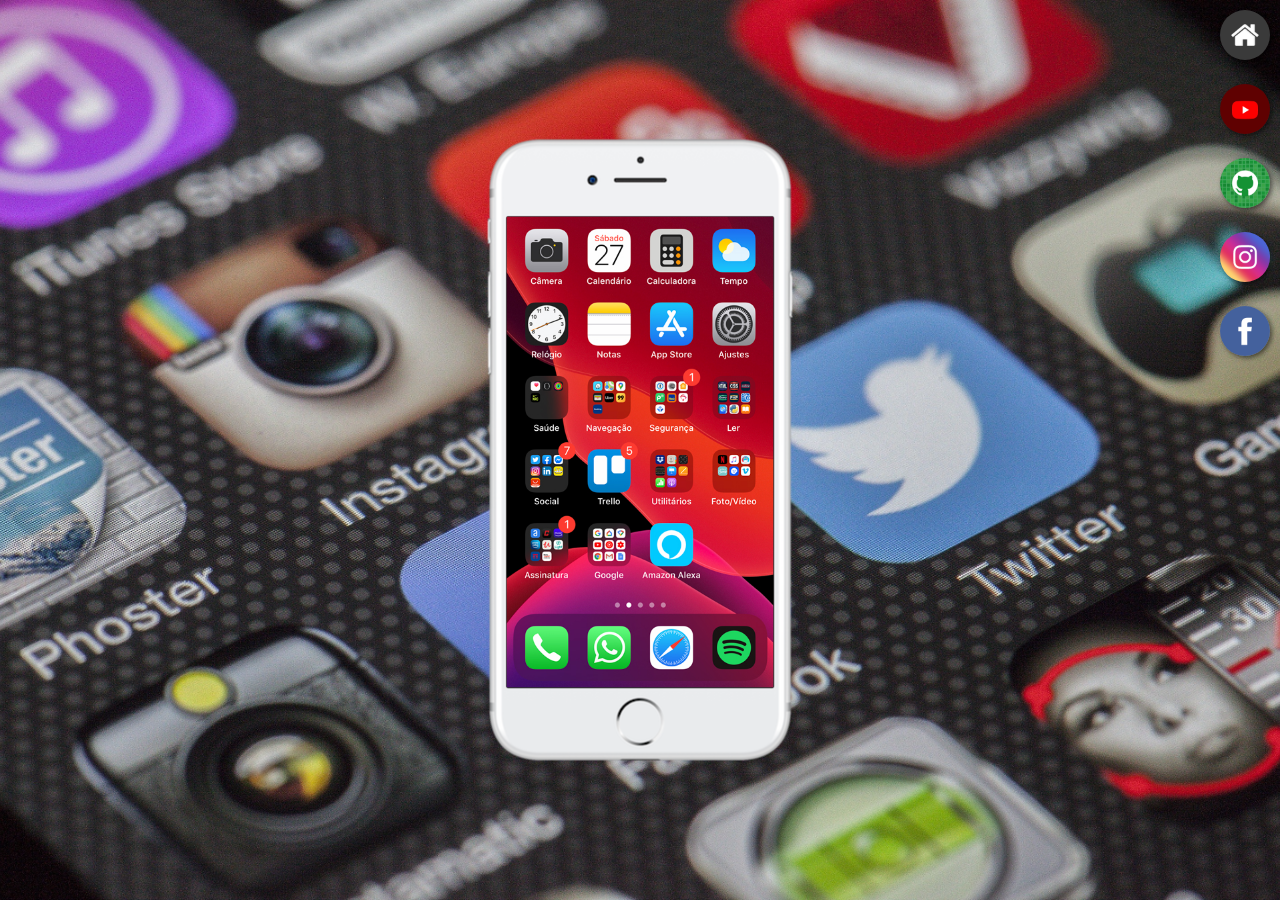
<file: index.html>
<!DOCTYPE html>
<html lang="pt-br">
<head>
    <meta charset="UTF-8">
    <meta http-equiv="X-UA-Compatible" content="IE=edge">
    <meta name="viewport" content="width=device-width, initial-scale=1.0">
    <title>Projeto Redes Sociais</title>
    <link rel="shortcut icon" href="imagens/favicon.ico" type="image/x-icon">
    <link rel="stylesheet" href="estilos/estilo.css">
</head>
<body>
    <main>
        <section id="telefone">
            <iframe src="home.html" name="tela" id="tela" frameborder="0">
                Seu navegador não é compatível com isso.
            </iframe>
        </section>
        <section id="redes-sociais">
            <!--Todo link será carregado dentro da imagem do celular, abaixo no target está o identificador NAME=TELA-->
            <a href="home.html" target="tela"><img src="imagens/logo-home.jpg" alt="Home"></a><br>
            <a href="youtube.html" target="tela"><img src="imagens/logo-youtube.jpg" alt="Youtube"></a><br>
            <a href="github.html" target="tela"><img src="imagens/logo-github.jpg" alt="Github"></a><br>
            <a href="instagram.html" target="tela"><img src="imagens/logo-instagram.jpg" alt="Instagram"></a><br>
            <!--
            <a href="#" target="tela"><img src="imagens/logo-twitter.jpg" alt="Twitter"></a><br>-->
            
            <a href="facebook.html" target="tela"><img src="imagens/logo-facebook.jpg" alt="Facebook"></a>
        </section>
    </main>
</body>
</html>
</file>
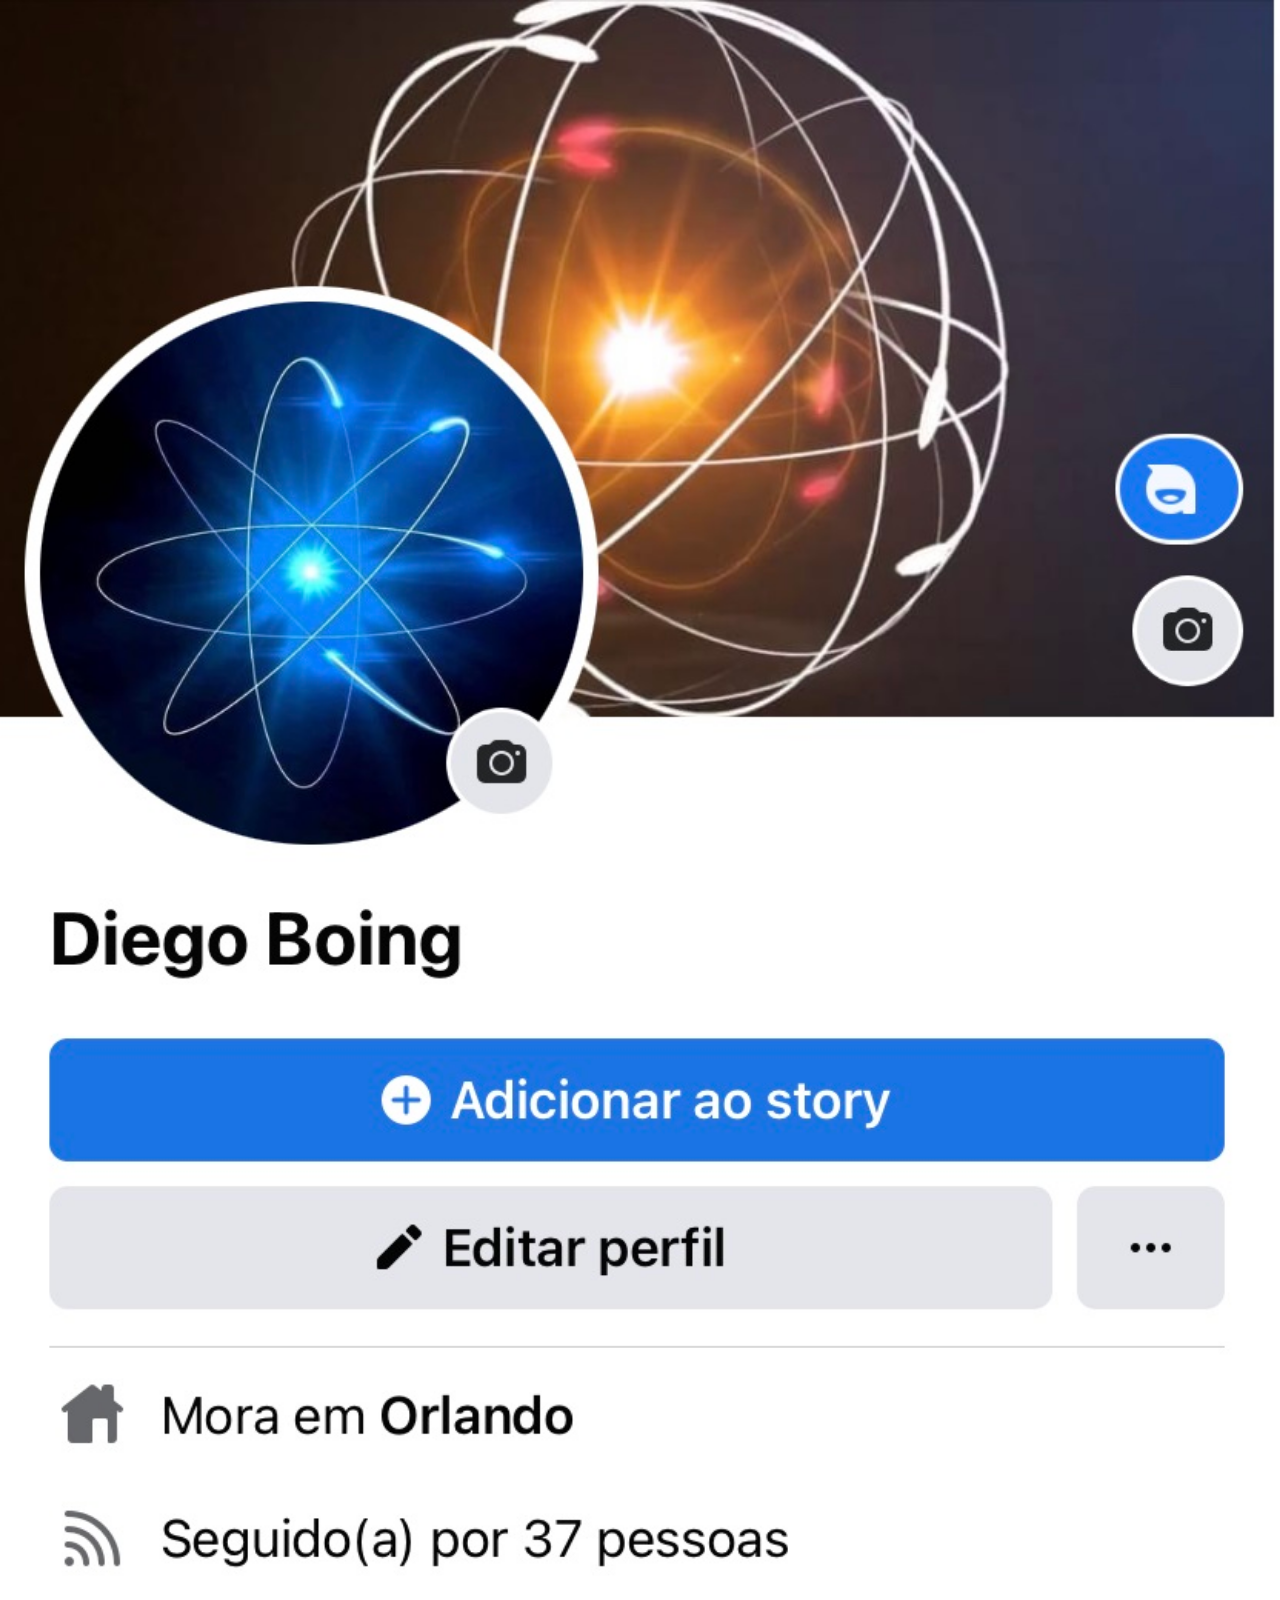
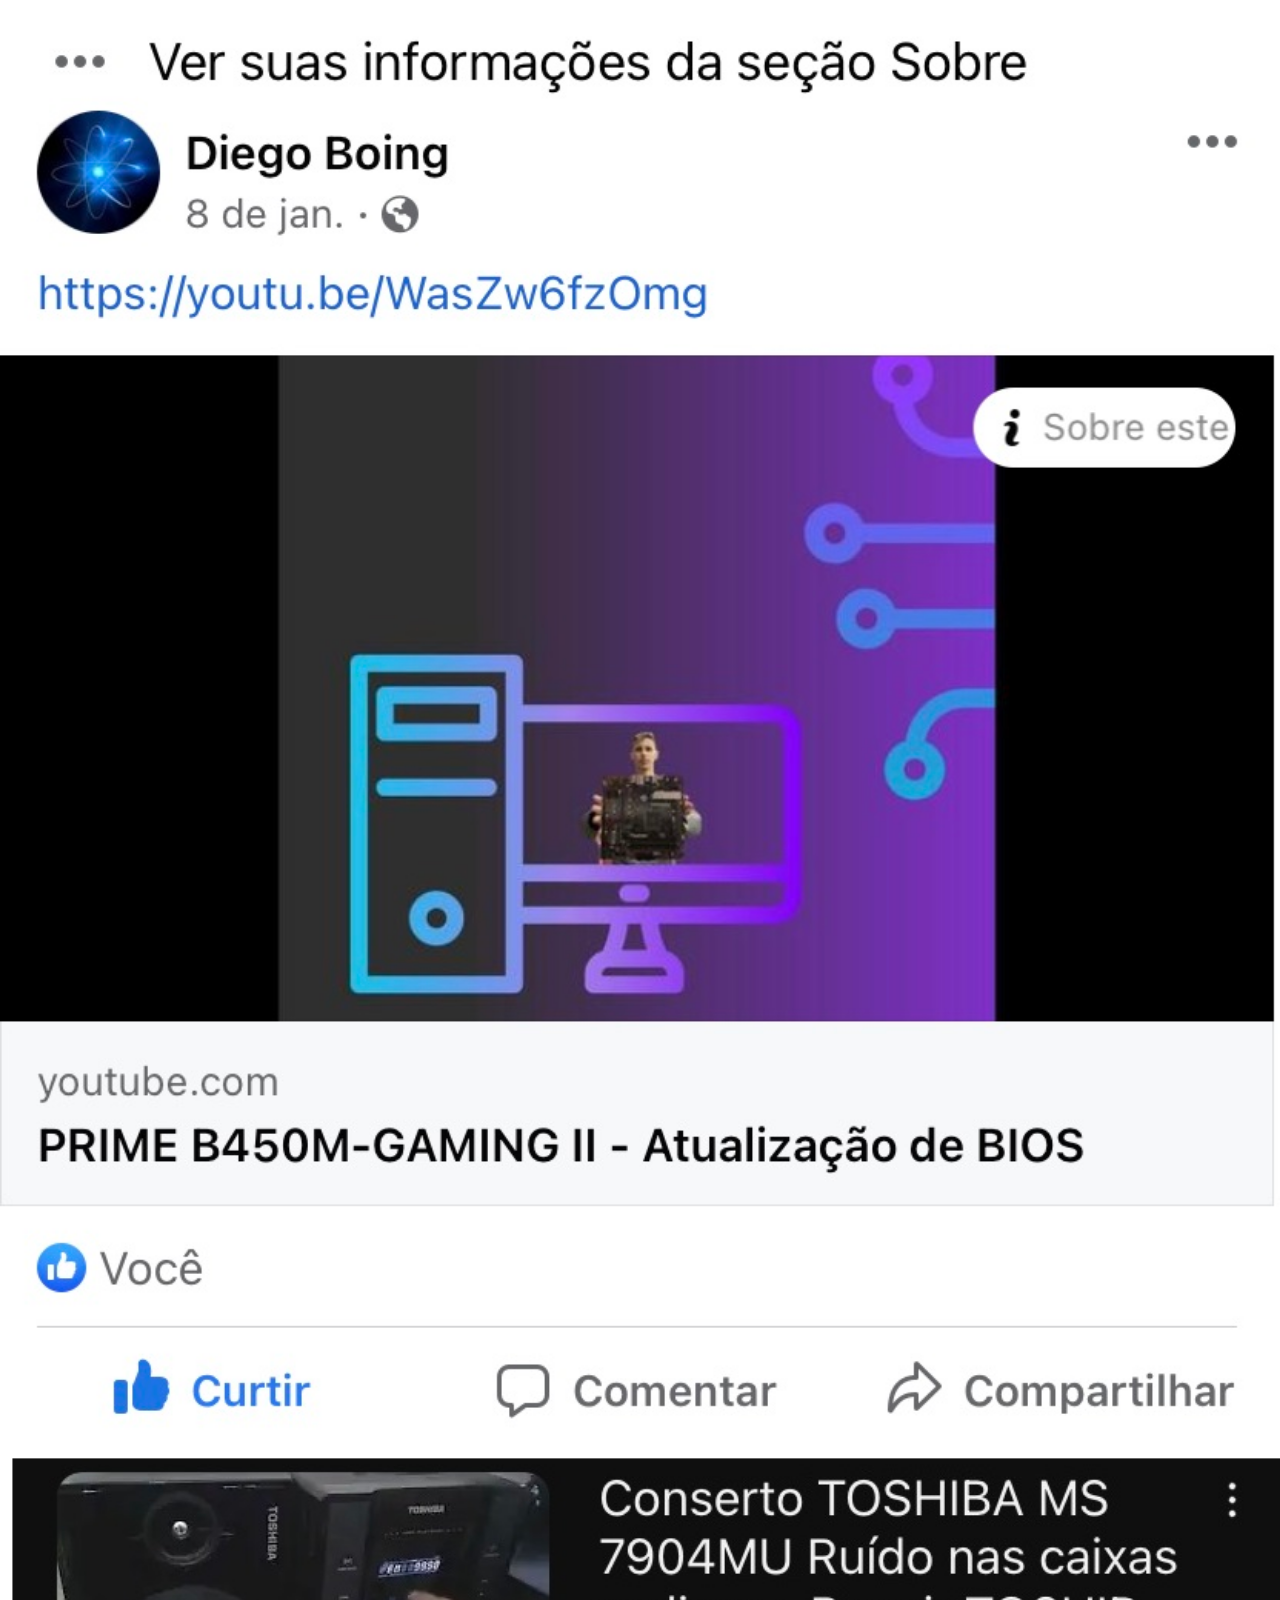
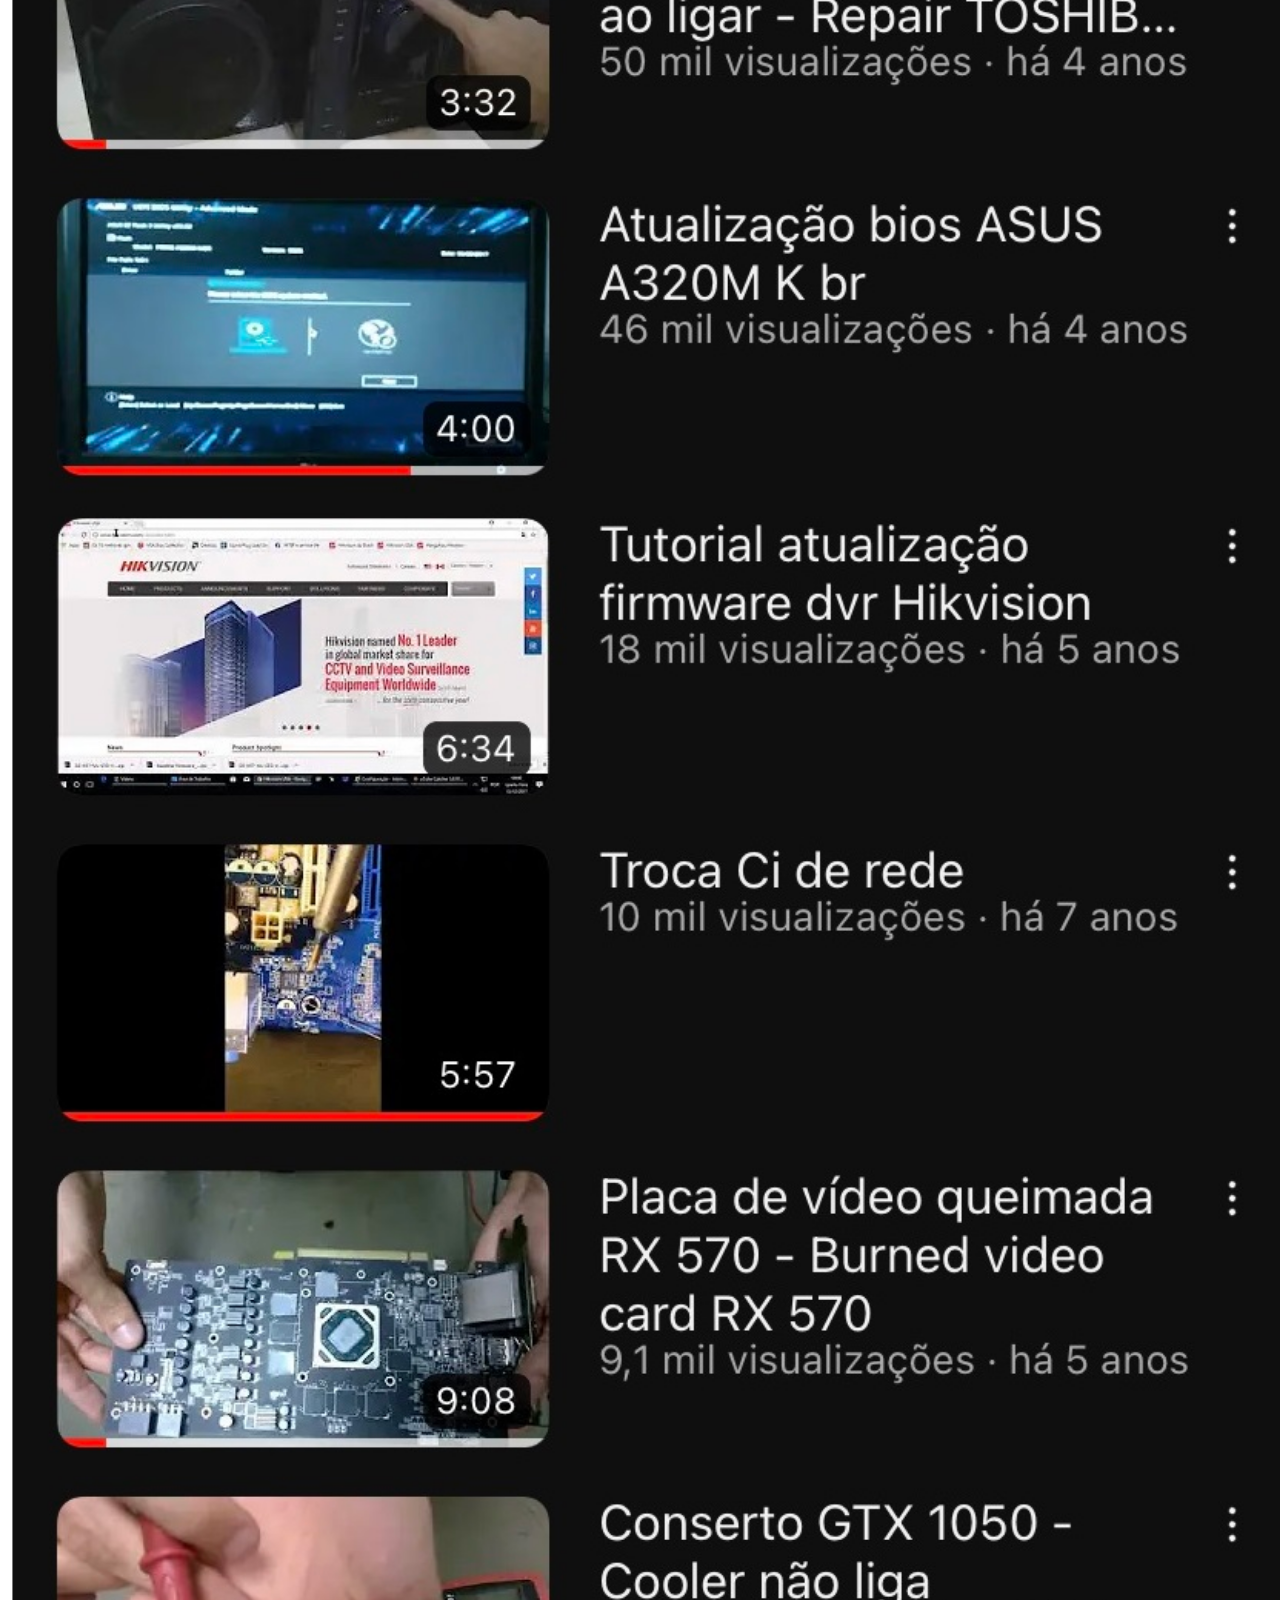
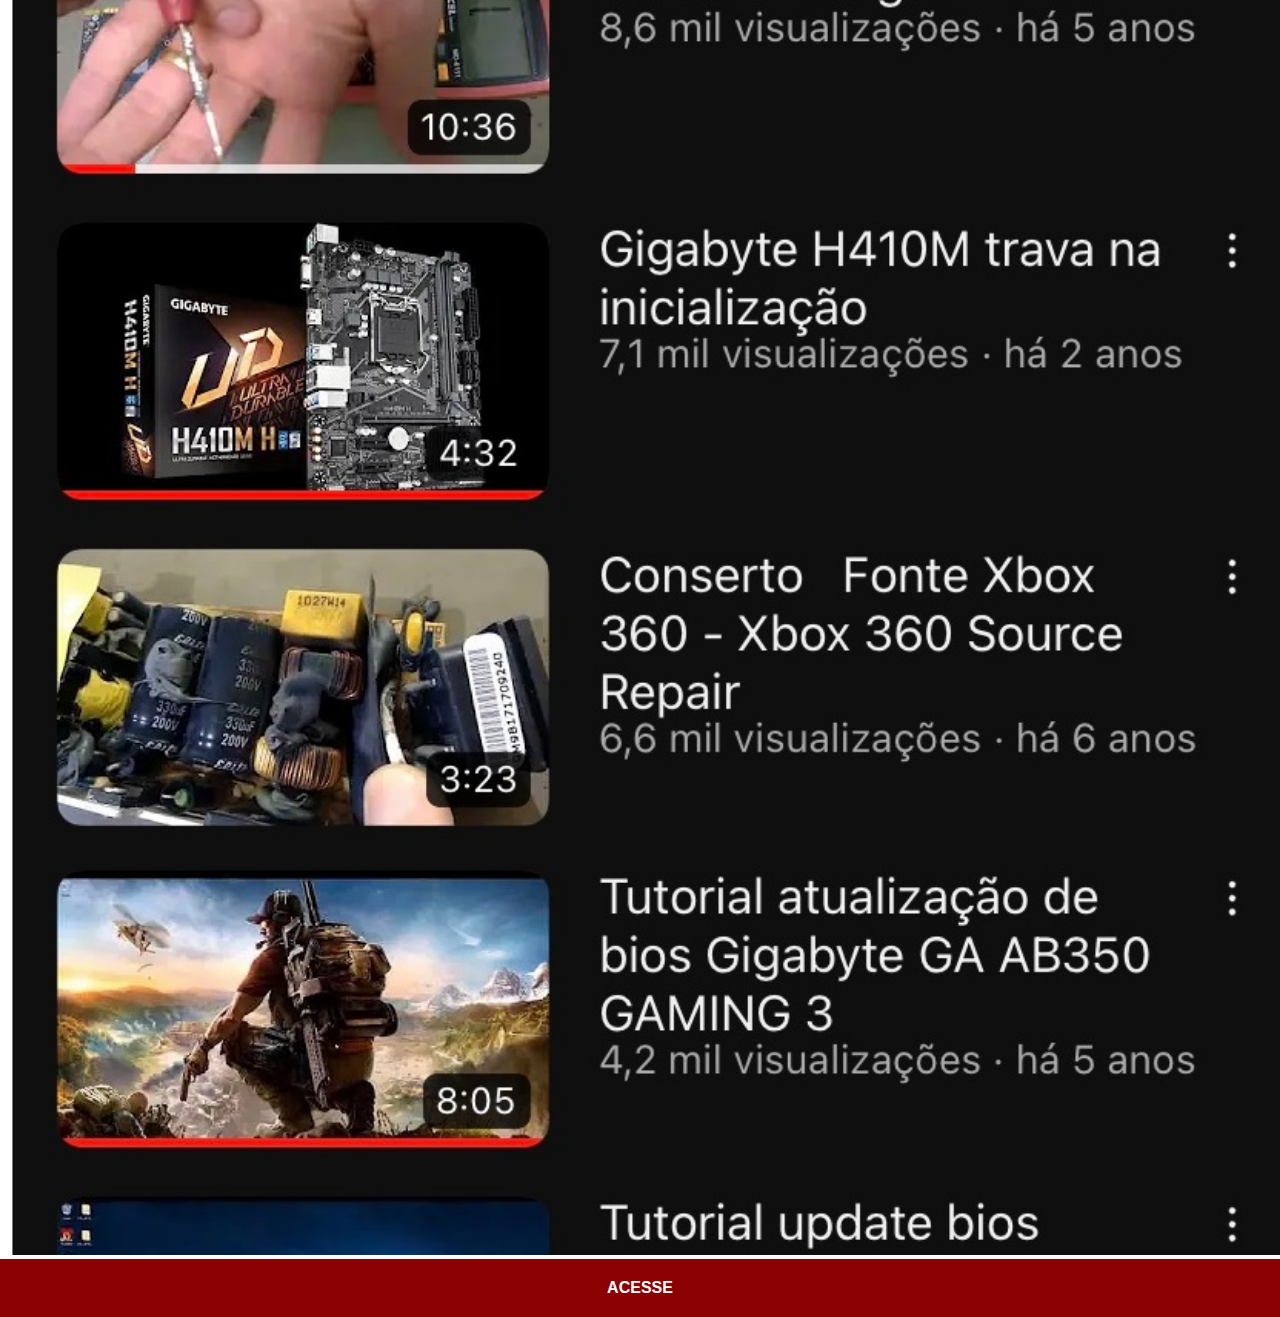
<file: facebook.html>
<!DOCTYPE html>
<html lang="pt-br">
<head>
    <meta charset="UTF-8">
    <meta http-equiv="X-UA-Compatible" content="IE=edge">
    <meta name="viewport" content="width=device-width, initial-scale=1.0">
    <title>Youtube</title>
    <link rel="stylesheet" href="estilos/social.css">
    
</head>
<body>
    <img src="imagens/face.jpg" alt="">
    <a href="https://www.facebook.com/profile.php?id=100010233668162&mibextid=LQQJ4d" target="_blank">ACESSE</a>
</body>
</html>
</file>
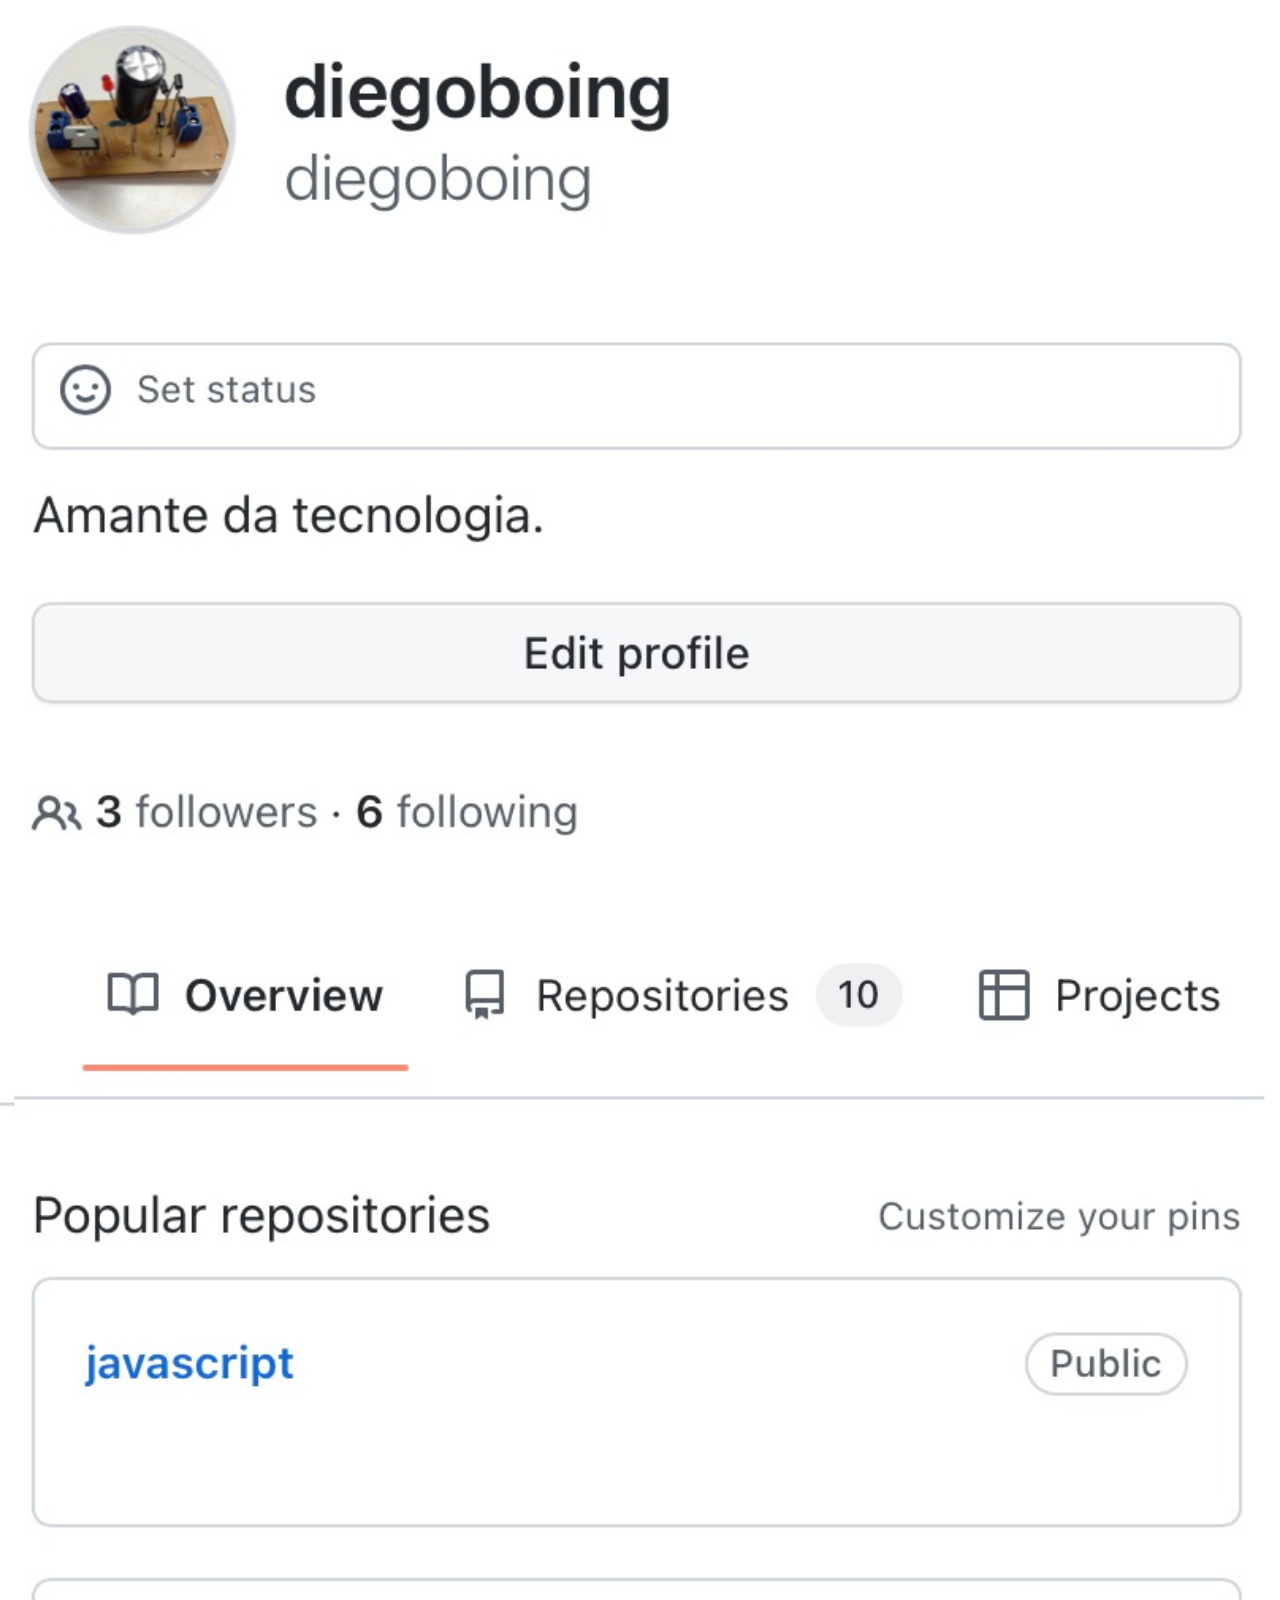
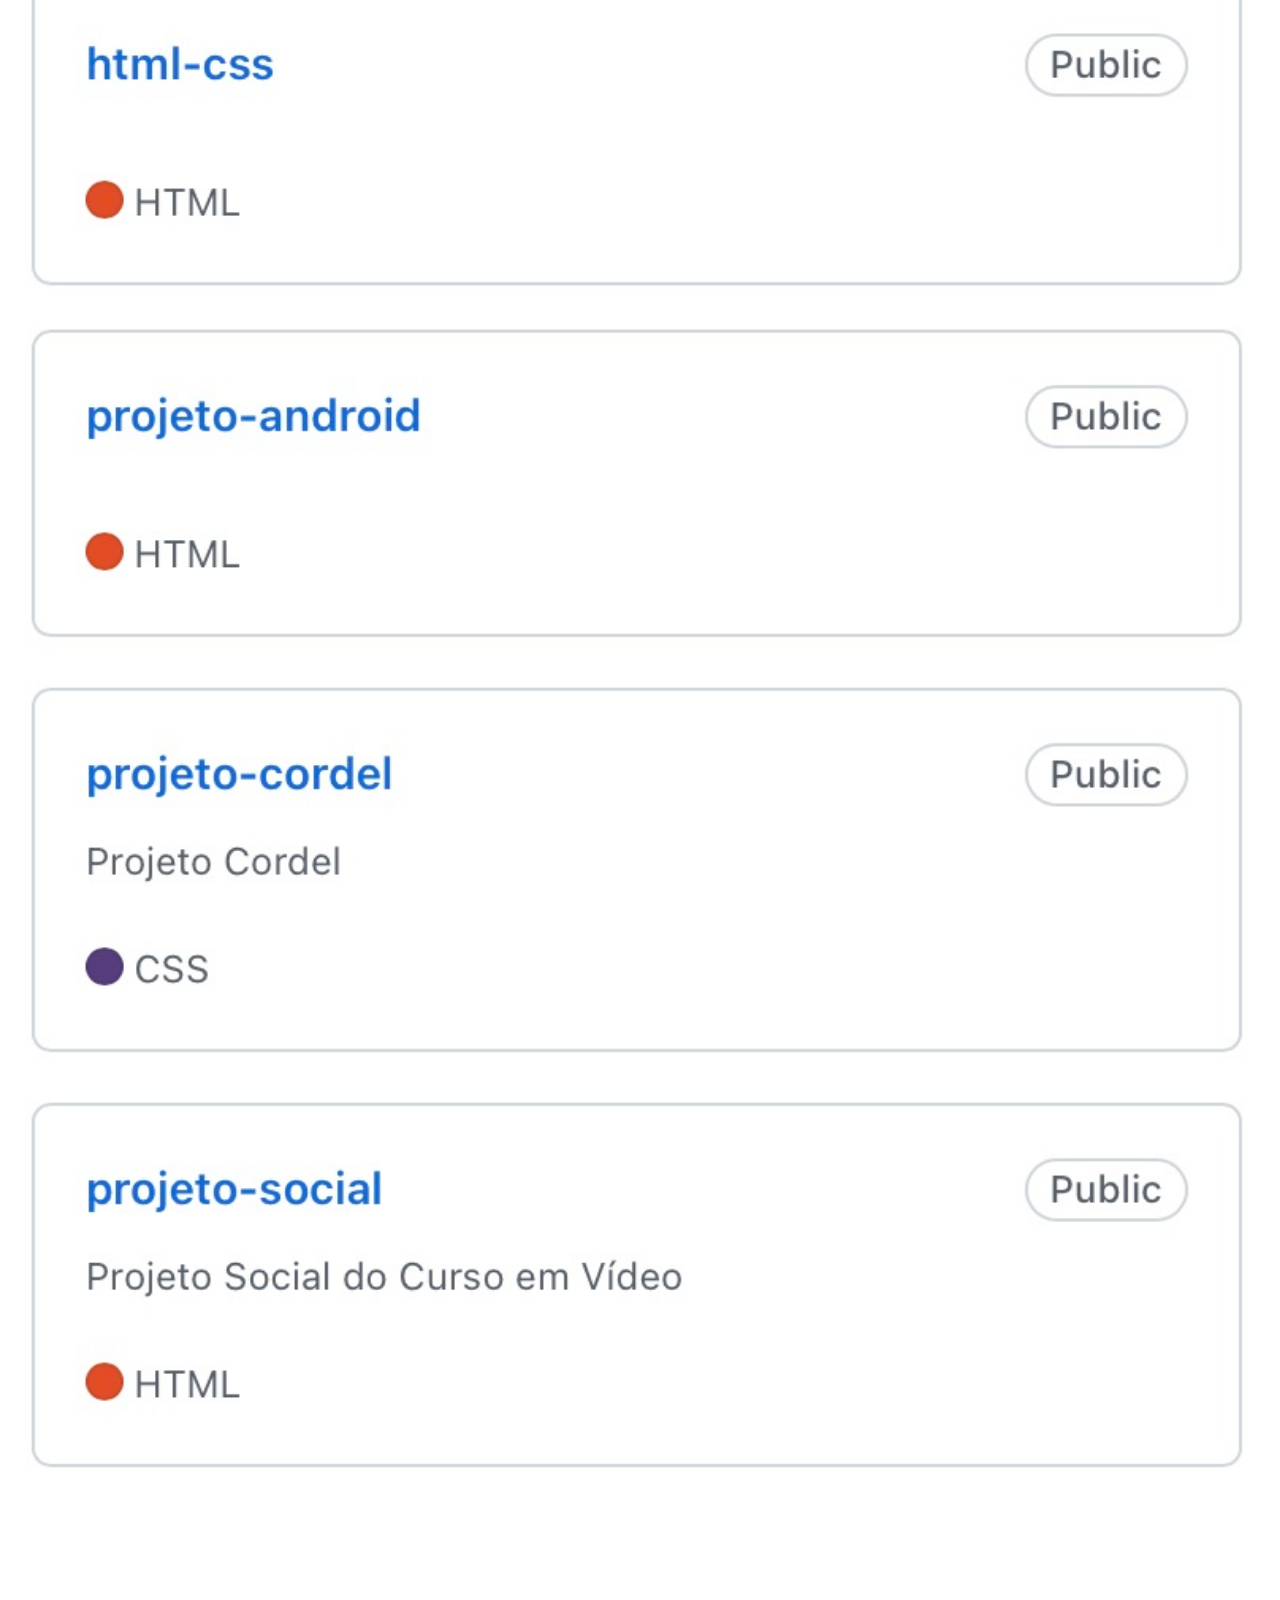
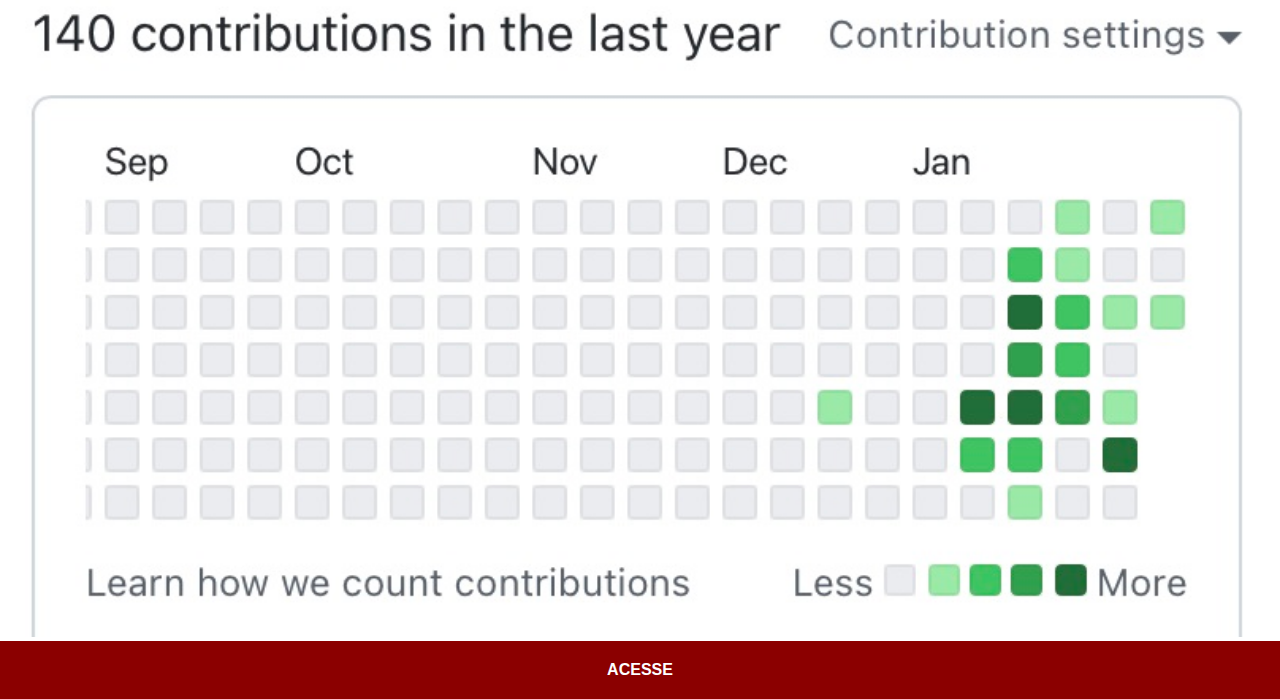
<file: github.html>
<!DOCTYPE html>
<html lang="en">
<head>
    <meta charset="UTF-8">
    <meta http-equiv="X-UA-Compatible" content="IE=edge">
    <meta name="viewport" content="width=device-width, initial-scale=1.0">
    <title>Github</title>
    <link rel="stylesheet" href="estilos/social.css">
</head>
<body>
    <img src="imagens/github.jpg" alt="Github">
    <a href="https://github.com/diegoboing" target="_blank">ACESSE</a>
</body>
</html>
</file>
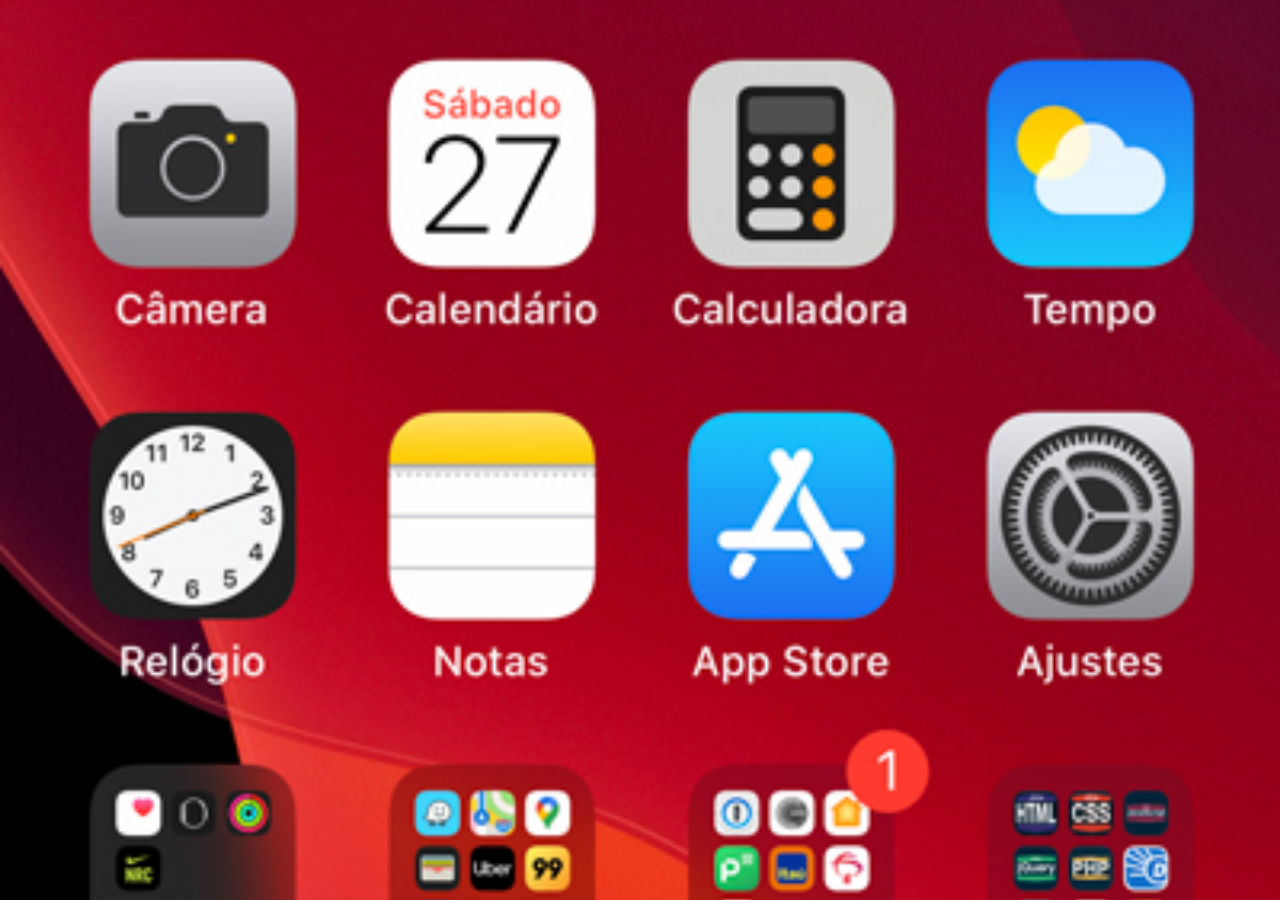
<file: home.html>
<!DOCTYPE html>
<html lang="en">
<head>
    <meta charset="UTF-8">
    <meta http-equiv="X-UA-Compatible" content="IE=edge">
    <meta name="viewport" content="width=device-width, initial-scale=1.0">
    <title>Home</title>
</head>
<style>
    * {
        margin: 0px;
        padding: 0px;
    }

    body {
        width: 100vw;
        height: 100vh;
        background: black url('imagens/tela-home.jpg') no-repeat top center;
        background-size: cover;
    }
</style>
<body>
    
</body>
</html>
</file>
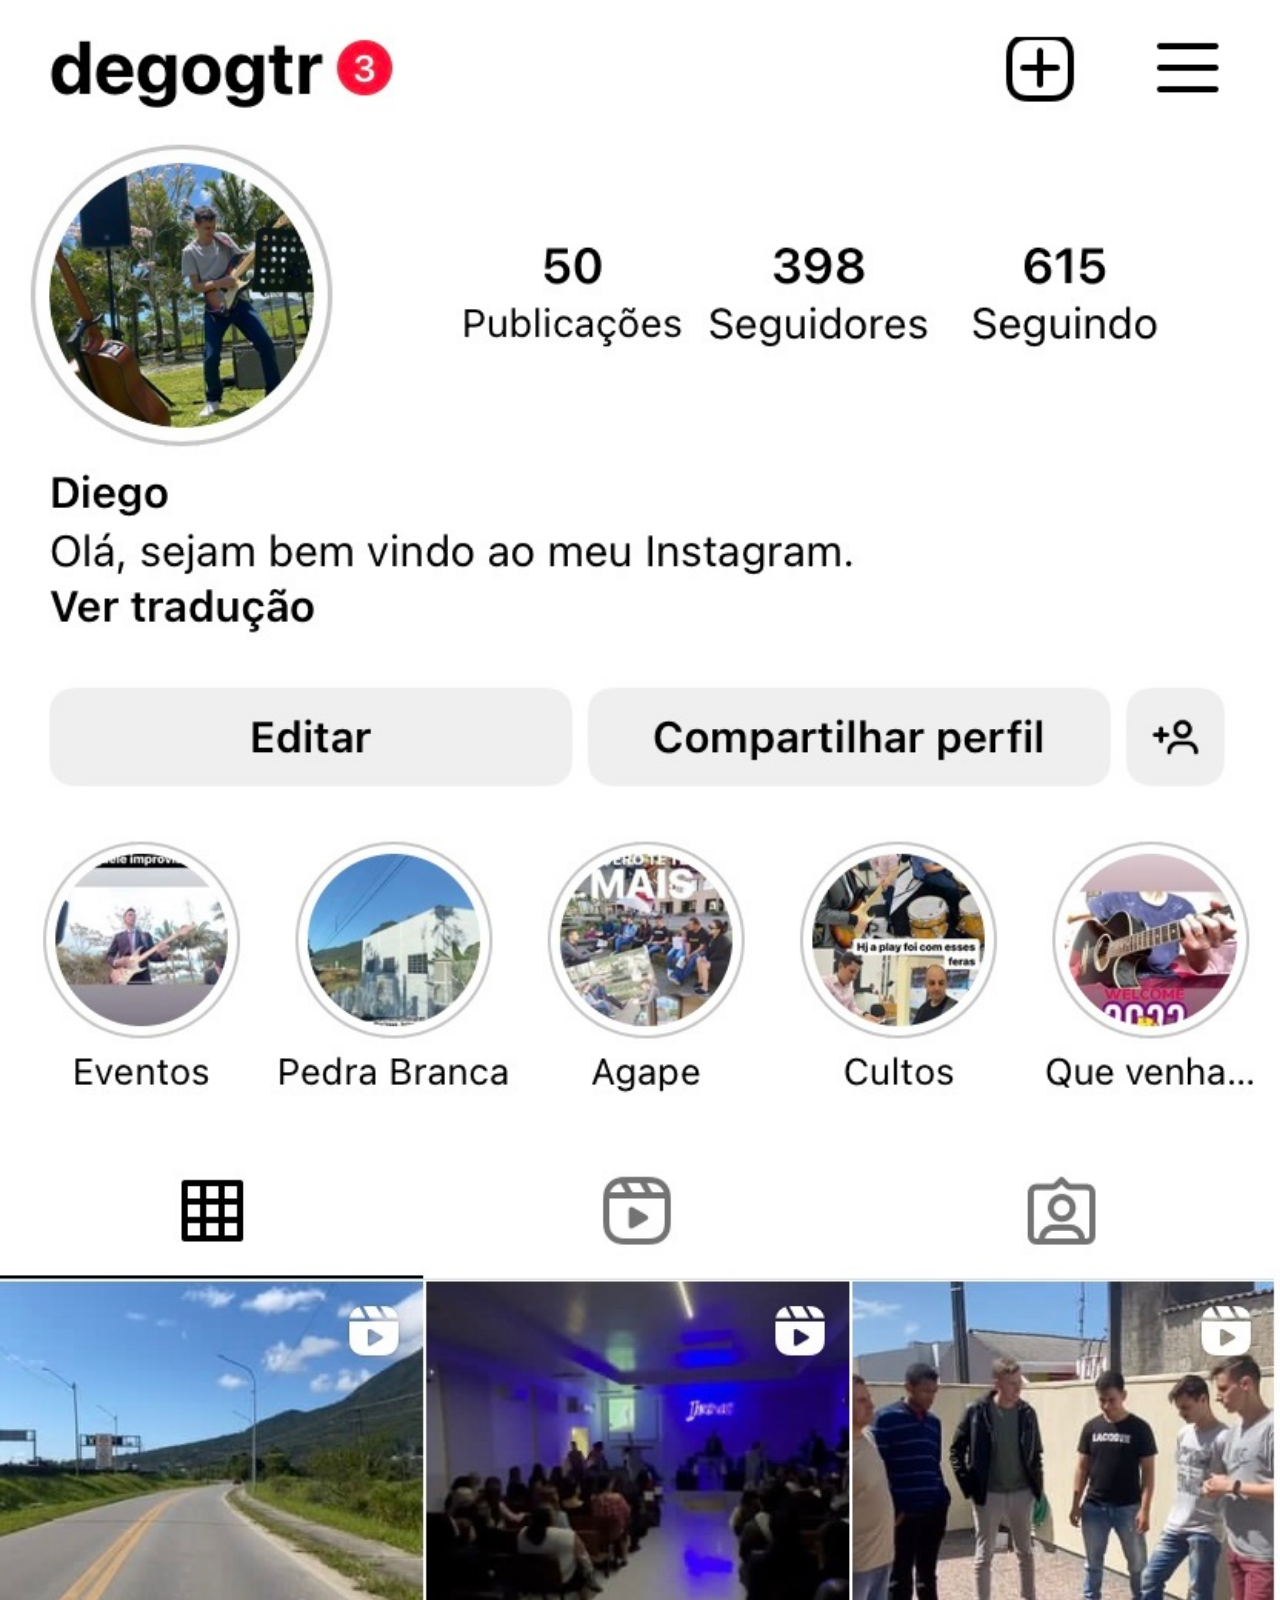
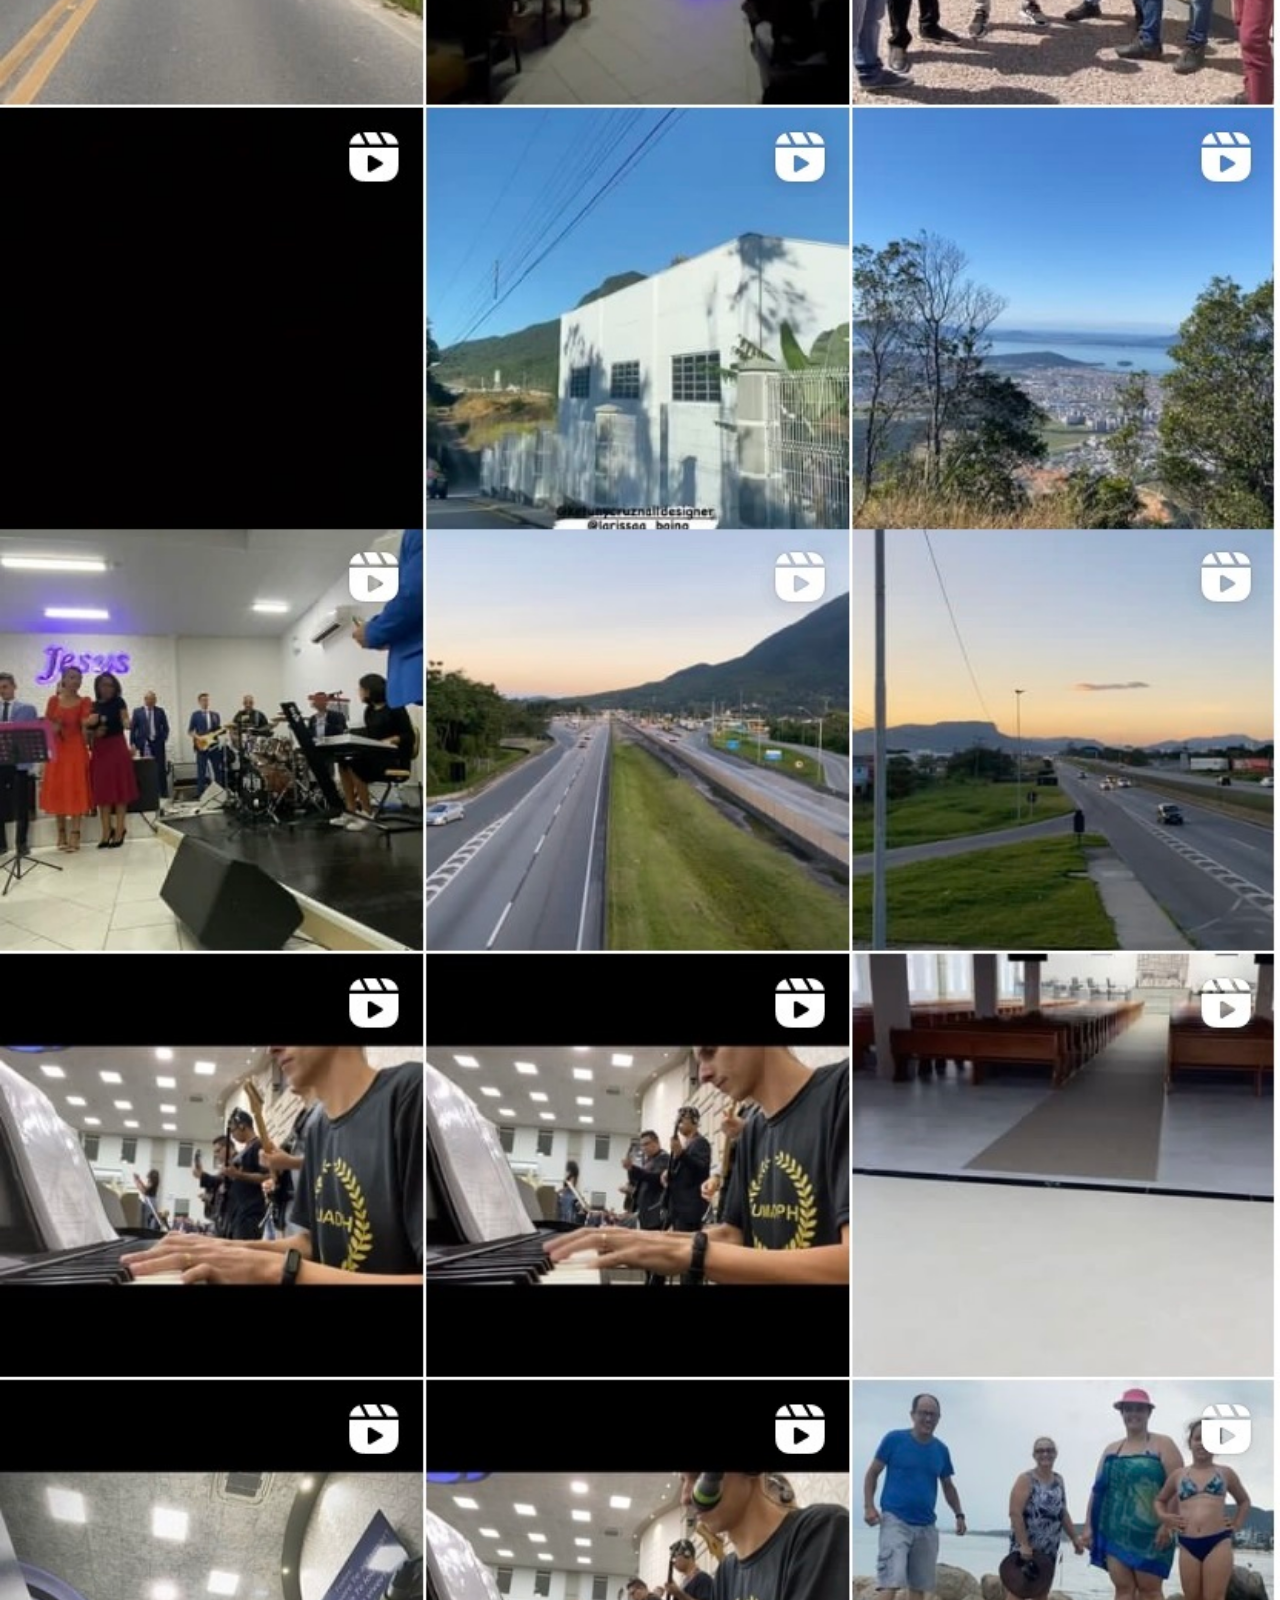
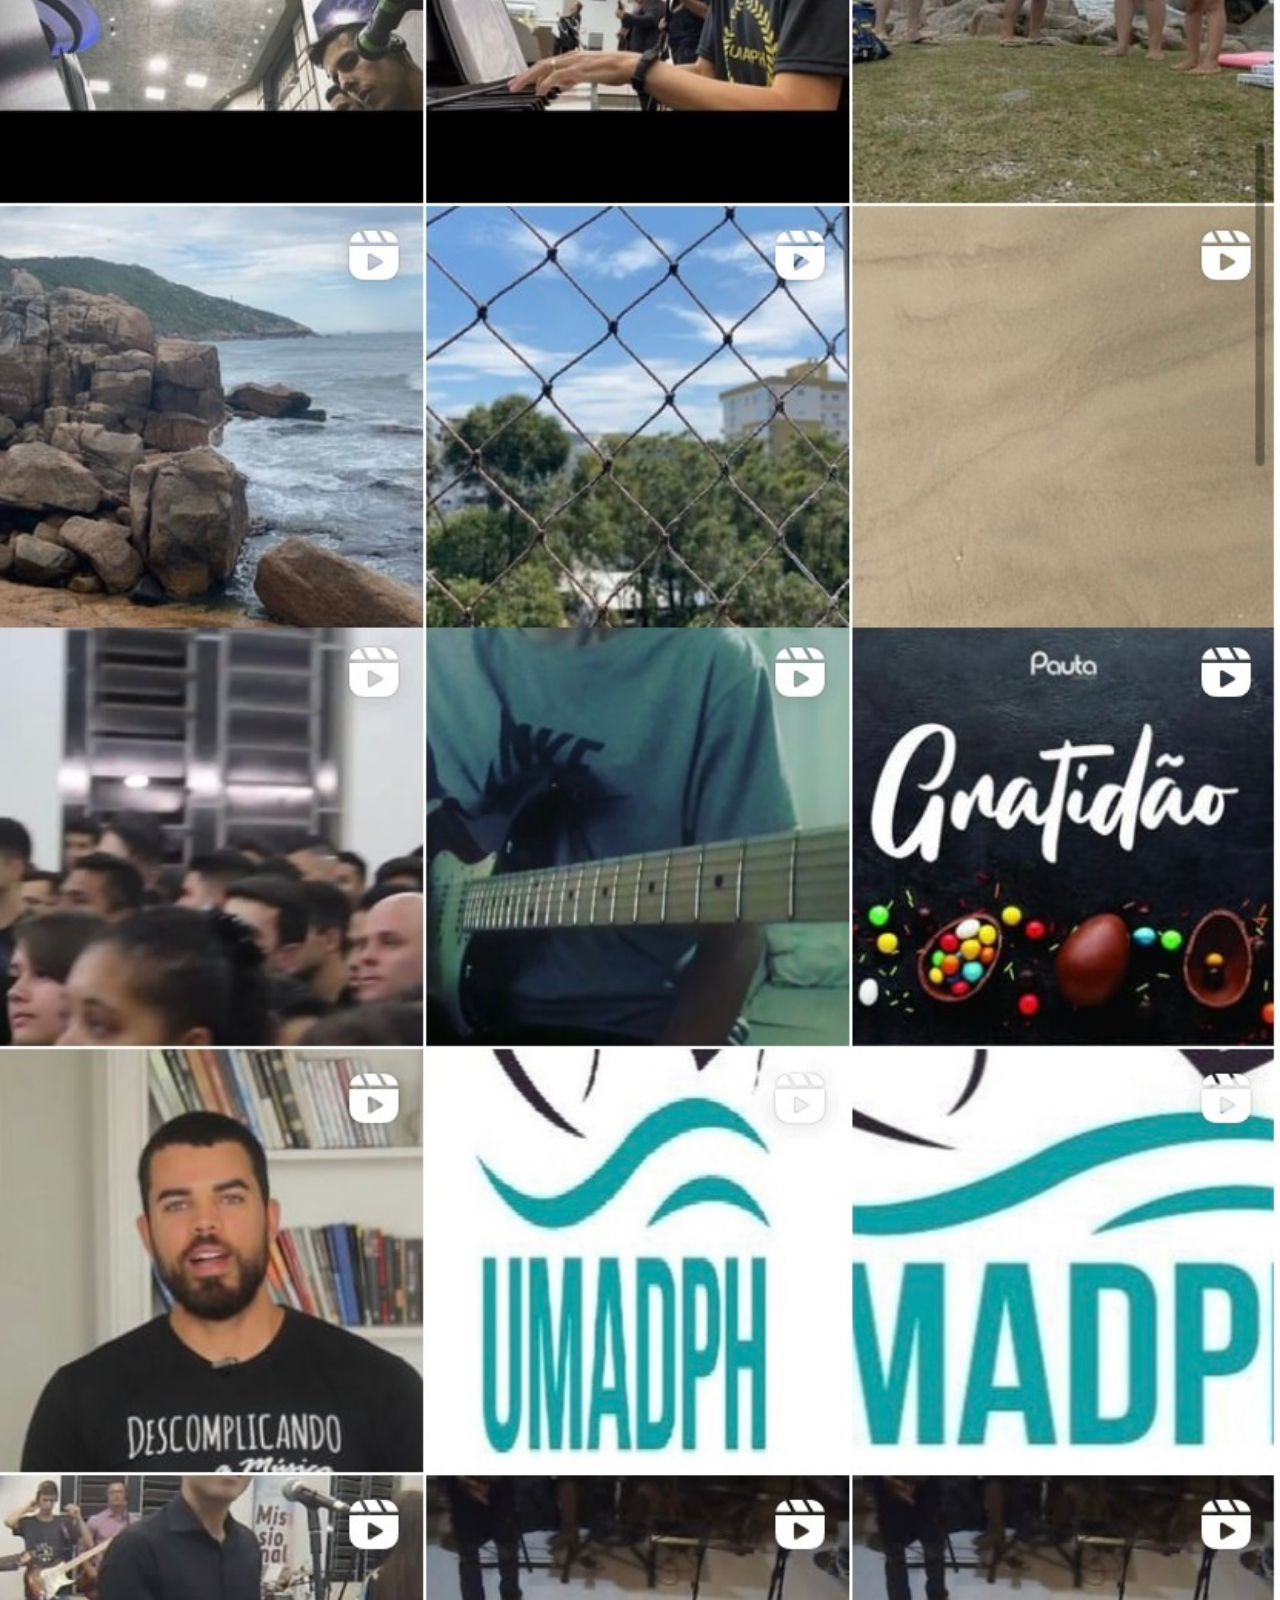
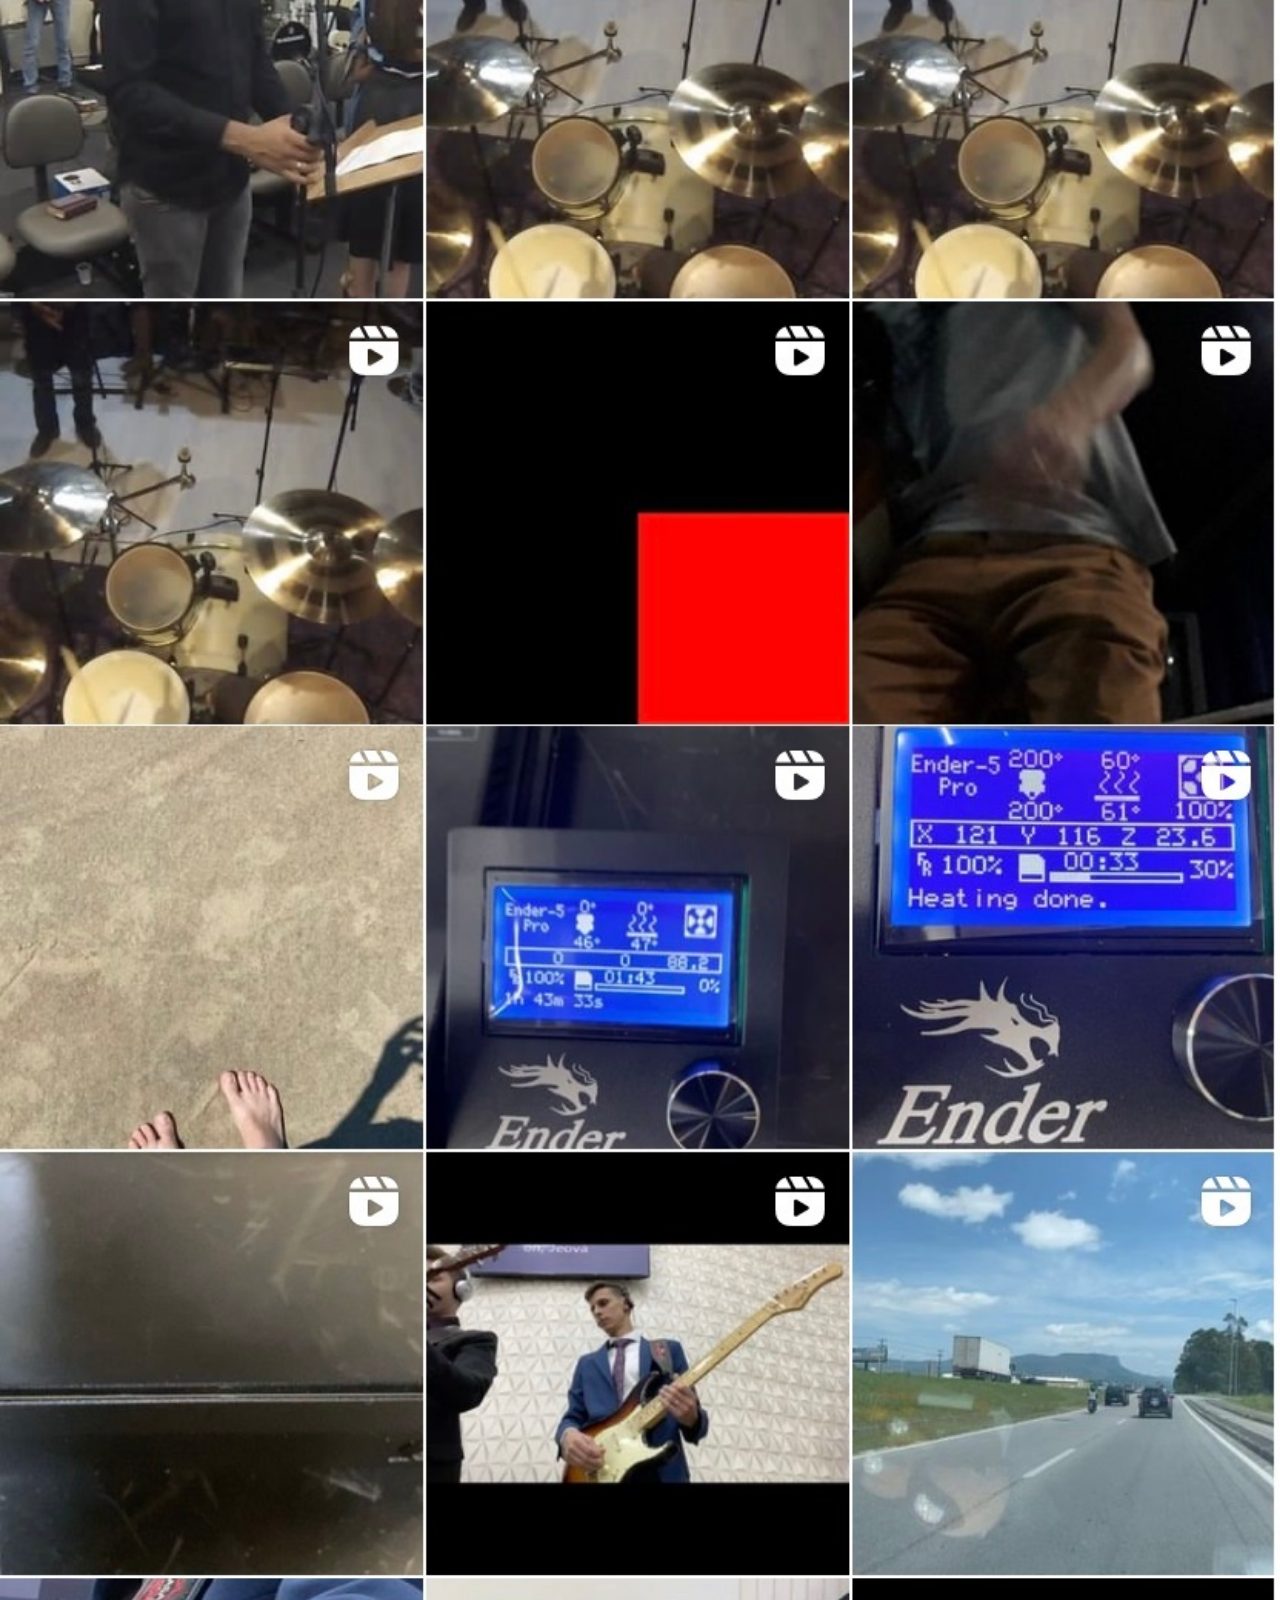
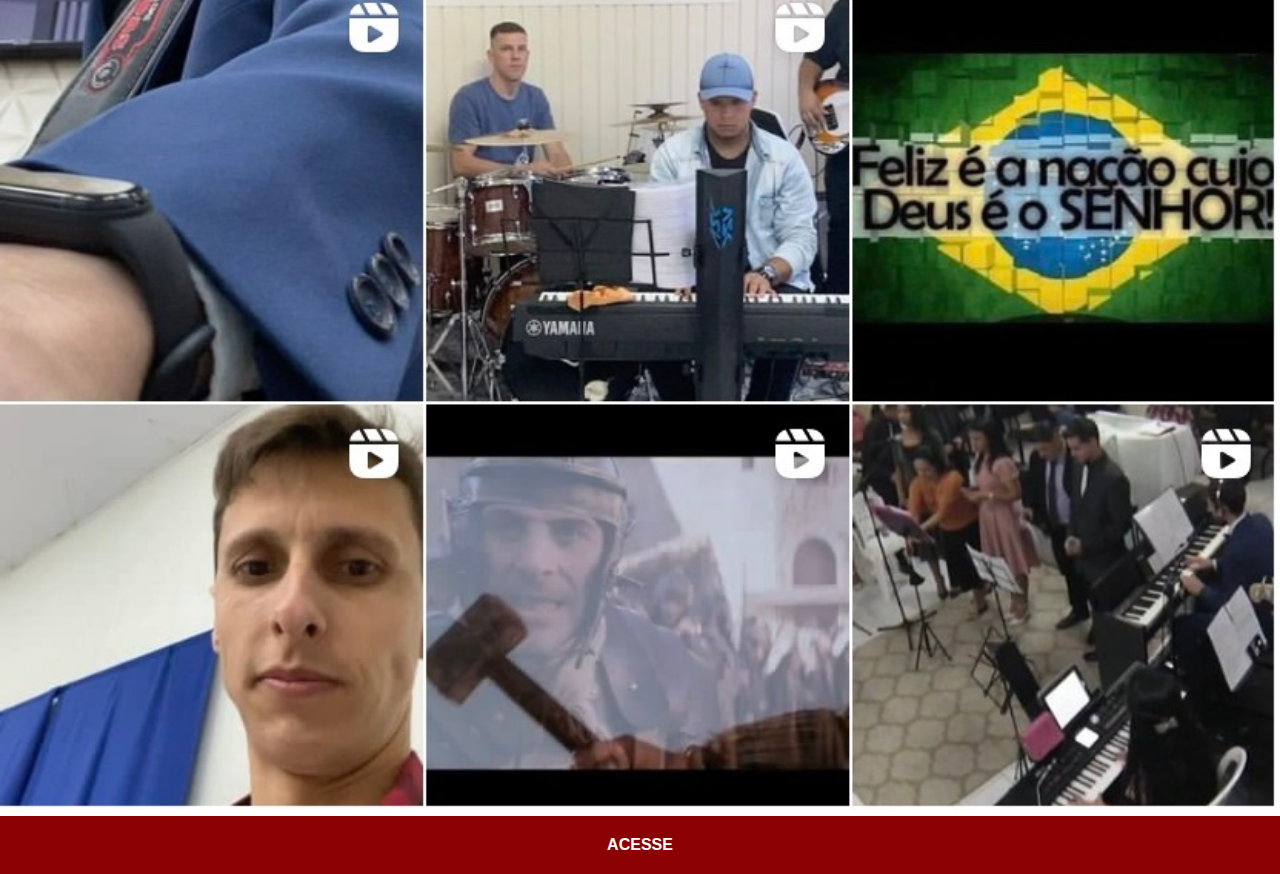
<file: instagram.html>
<!DOCTYPE html>
<html lang="en">
<head>
    <meta charset="UTF-8">
    <meta http-equiv="X-UA-Compatible" content="IE=edge">
    <meta name="viewport" content="width=device-width, initial-scale=1.0">
    <title>Github</title>
    <link rel="stylesheet" href="estilos/social.css">
</head>
<body>
    <img src="imagens/instagram.jpg" alt="Instagram">
    <a href="https://instagram.com/degogtr?igshid=YmMyMTA2M2Y=" target="_blank">ACESSE</a>
</body>
</html>
</file>
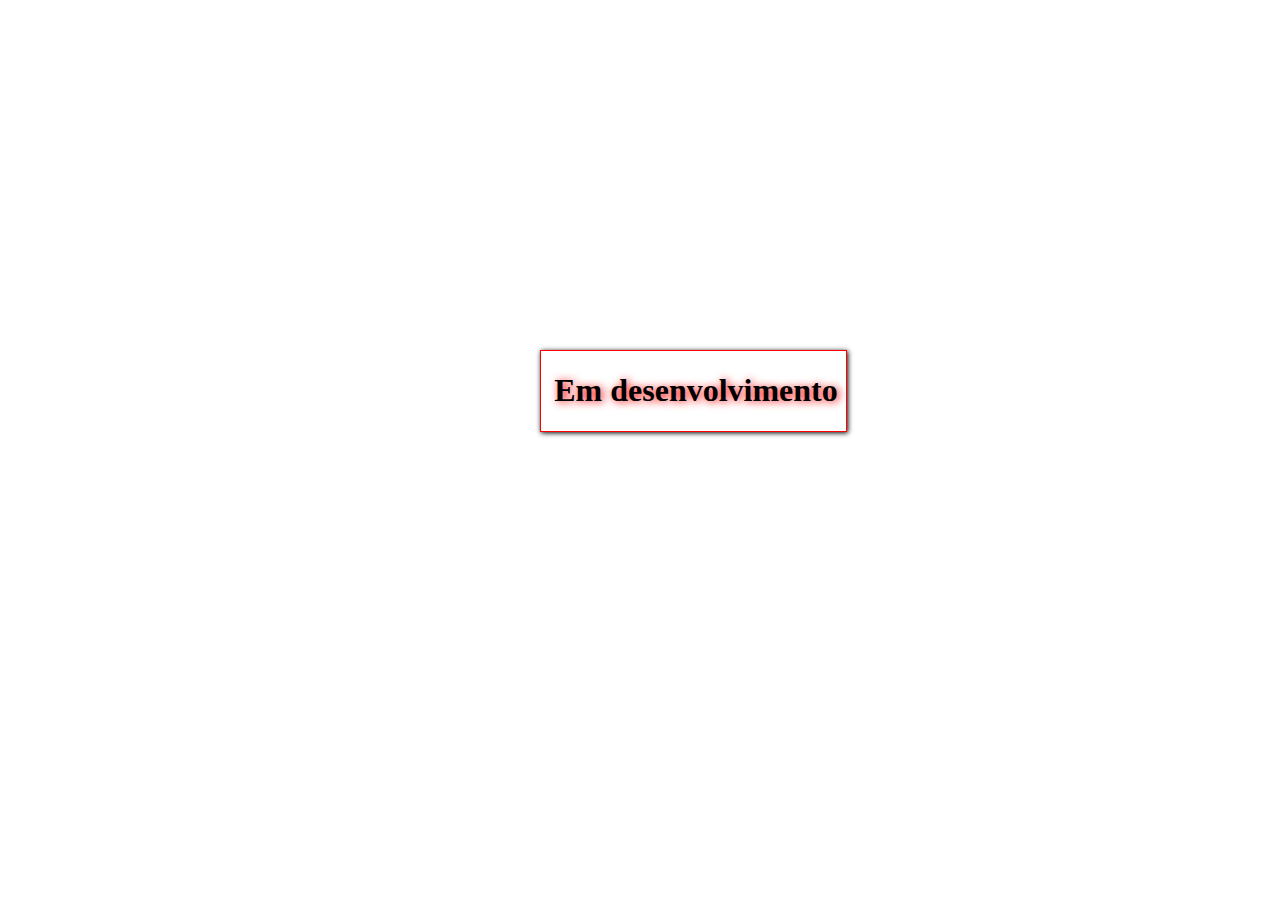
<file: teste.html>
<!DOCTYPE html>
<html lang="pt-br">
<head>
    <meta charset="UTF-8">
    <meta http-equiv="X-UA-Compatible" content="IE=edge">
    <meta name="viewport" content="width=device-width, initial-scale=1.0">
    <link rel="shortcut icon" href="imagens/favicon.ico" type="image/x-icon">


    <style>
        div {
            width: 300px;
            height: 80px;
            margin-left: -100px; /* metade da largura */
            margin-top: -100px; /* metade da altura */
            position: absolute;
            top: 50%;
            left: 50%;
            border: 1px solid red;
            box-shadow: 1px 1px 5px black;
            padding-left: 5px;
            text-align: center;
            text-shadow: 2px 1px 8px red;
            
}
    </style>
    
    <title>Projeto Redes Sociais</title>
</head>
<body>
    <div>
        <h1>Em desenvolvimento</h1>
    </div>
</body>
</html>
</file>
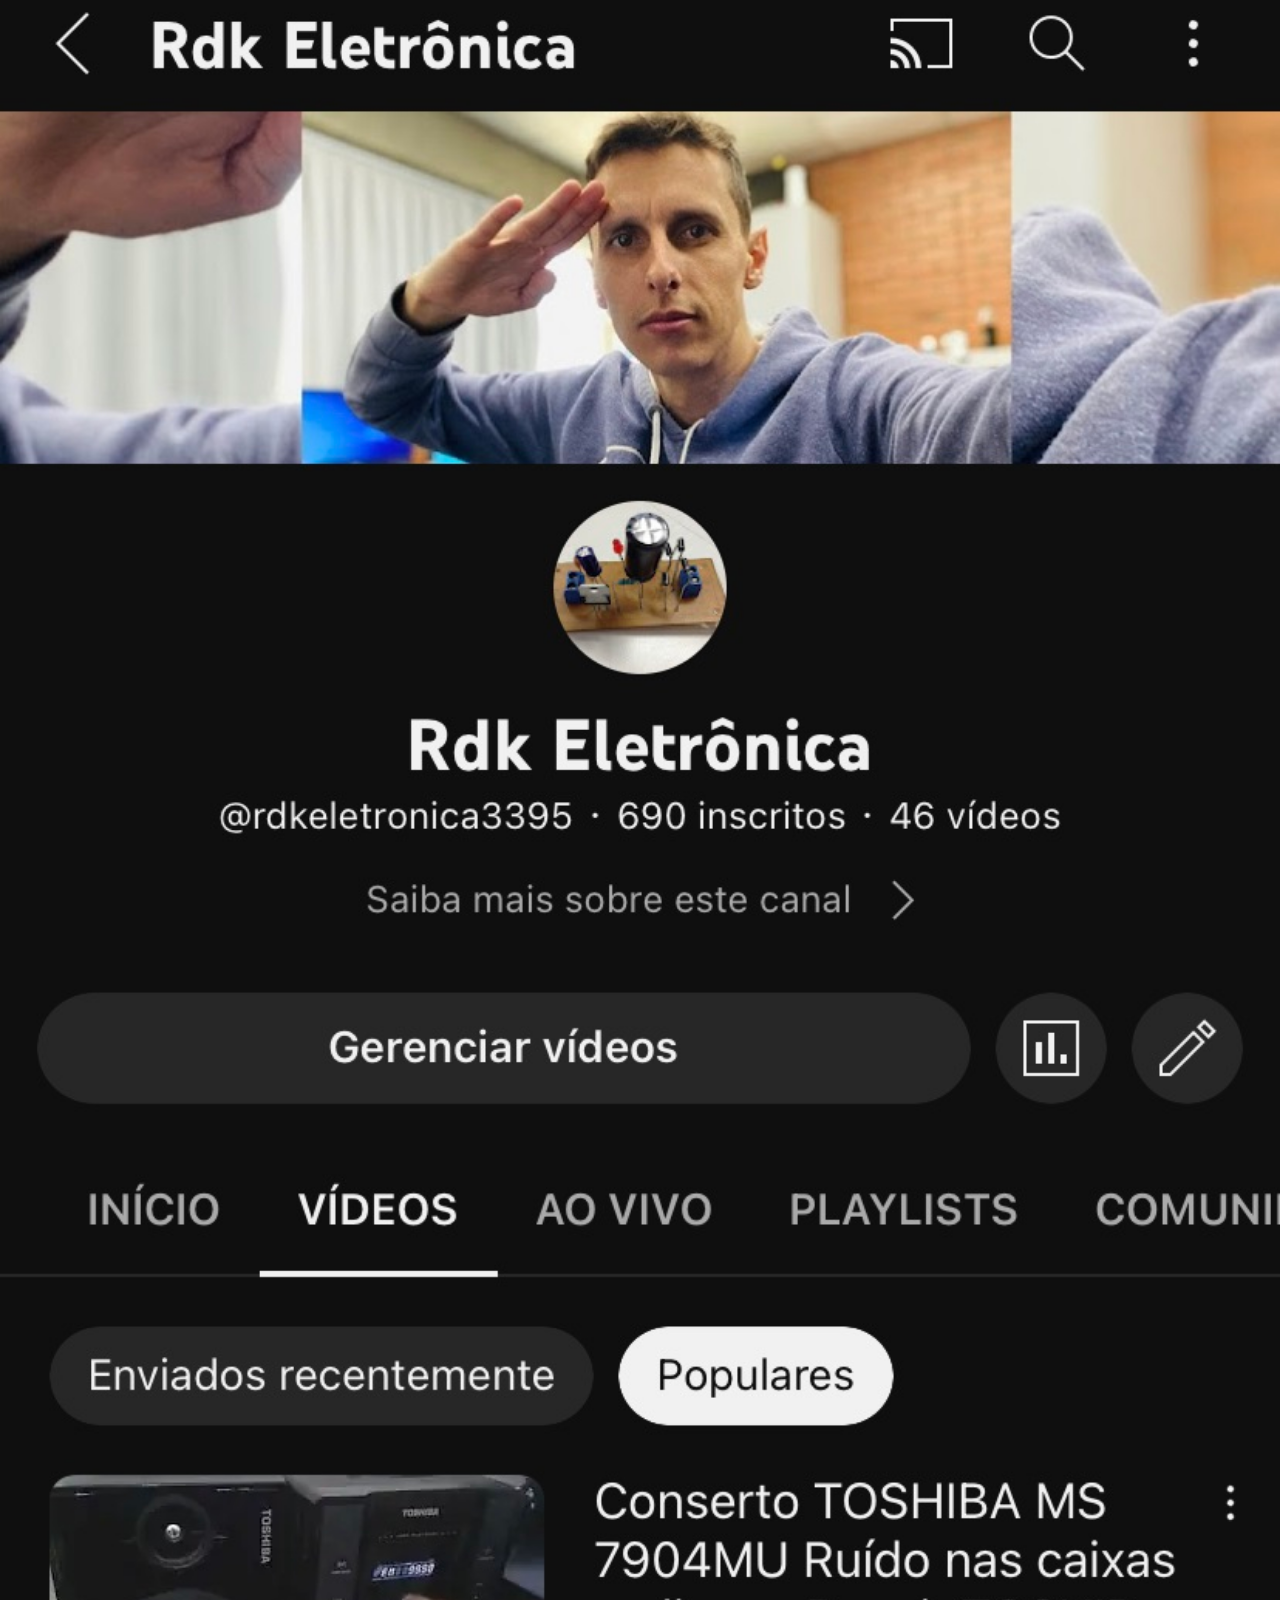
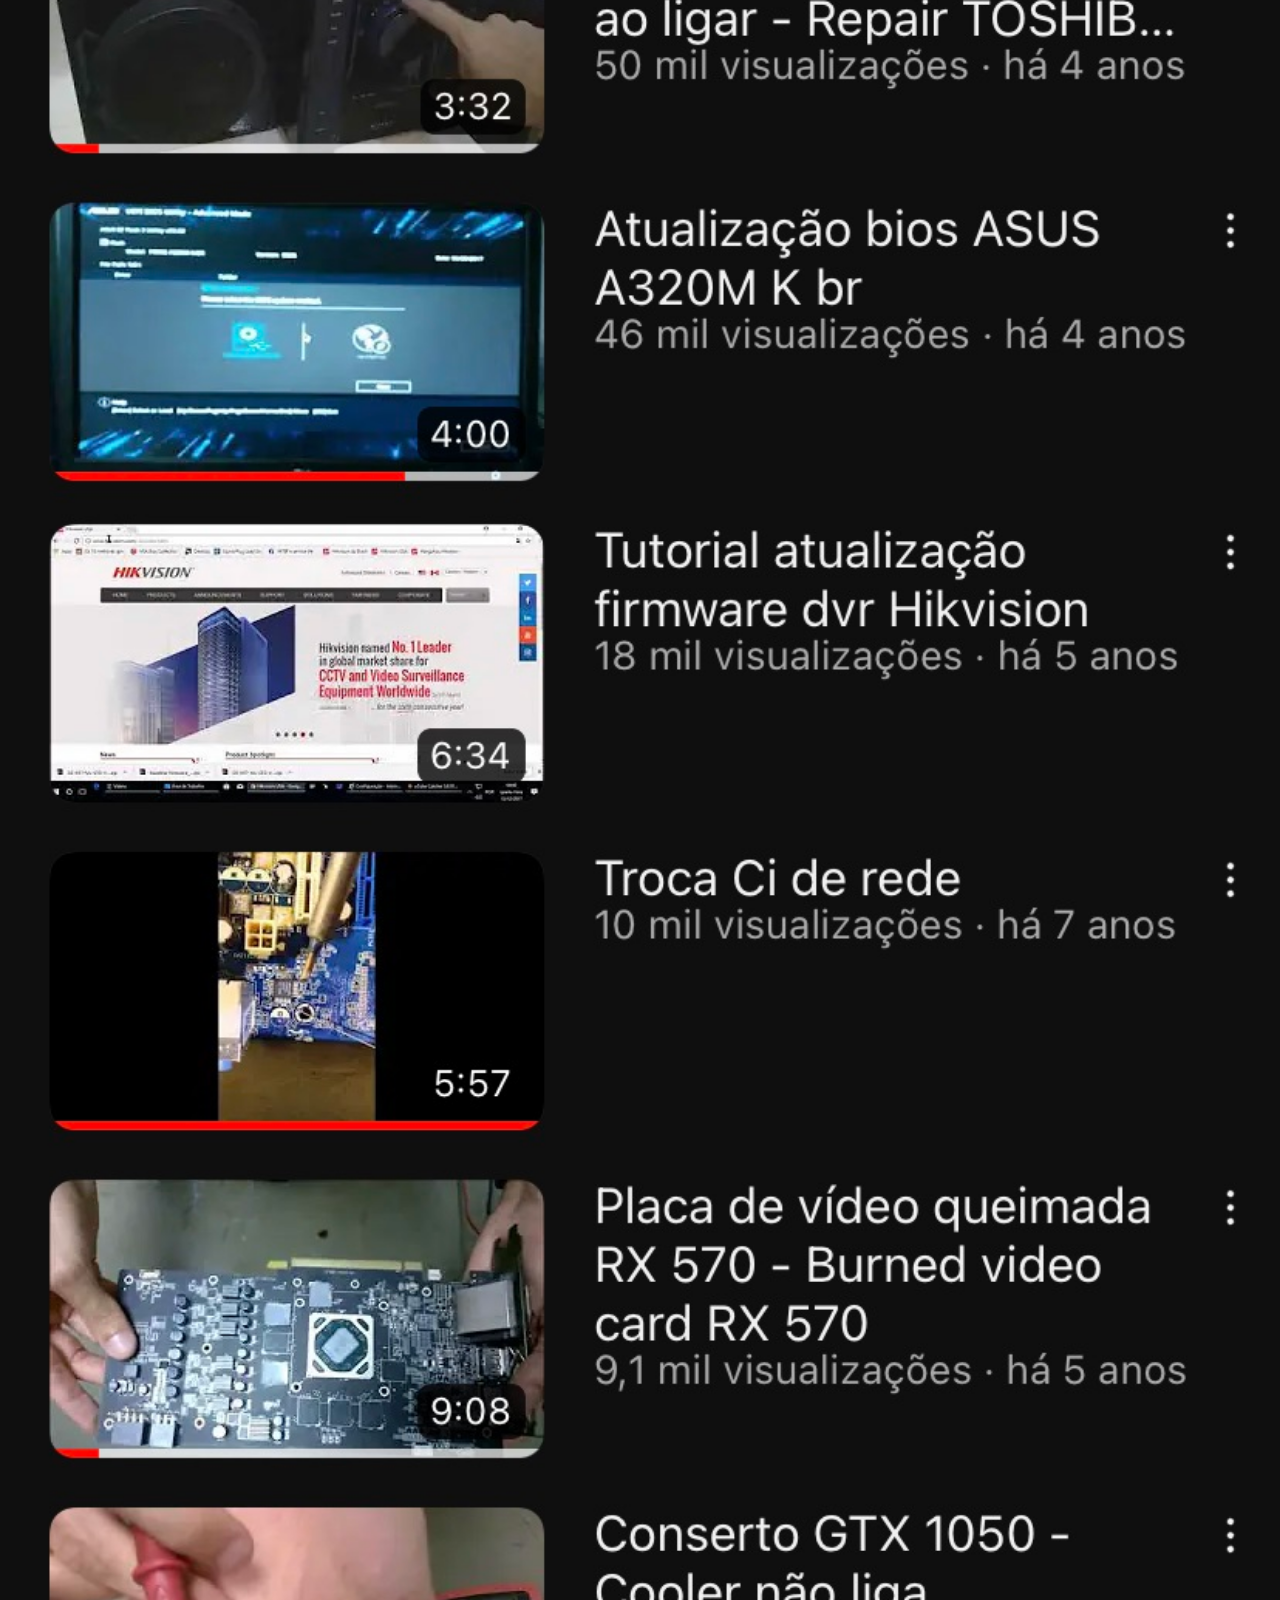
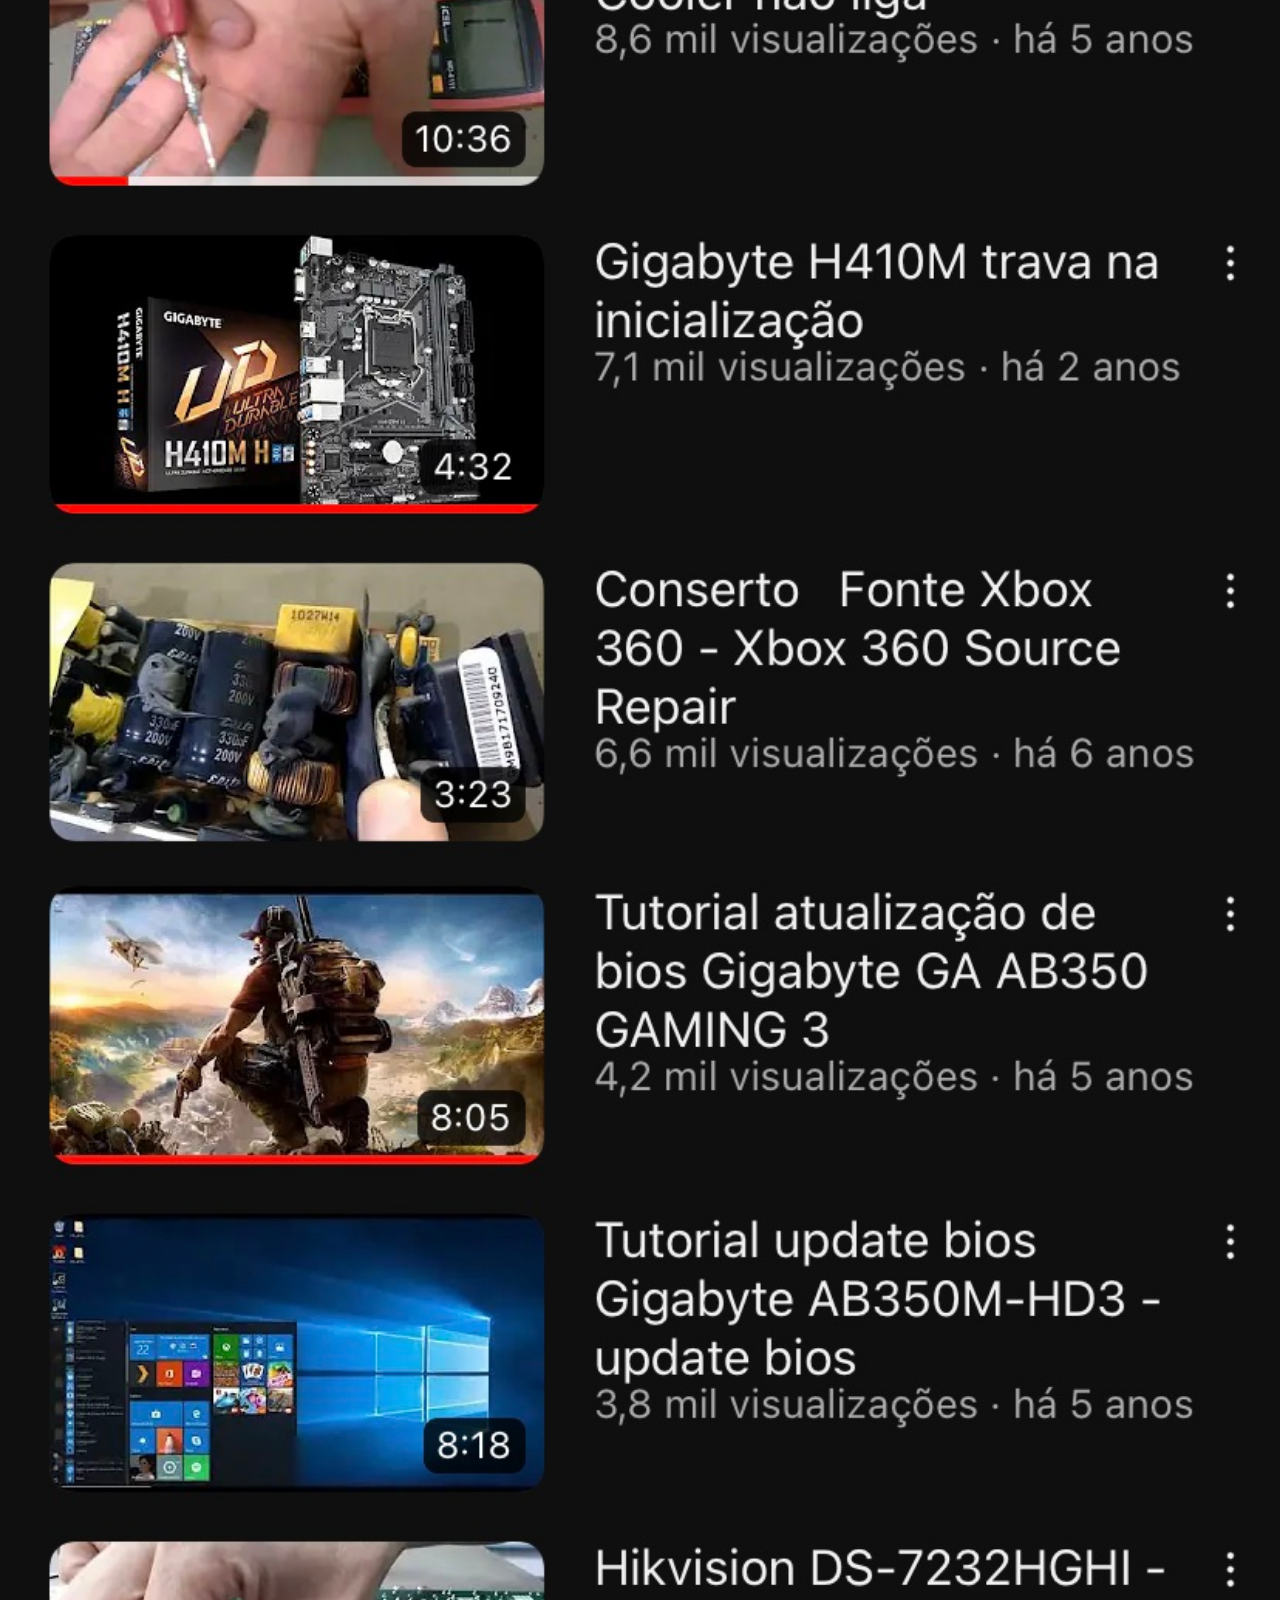
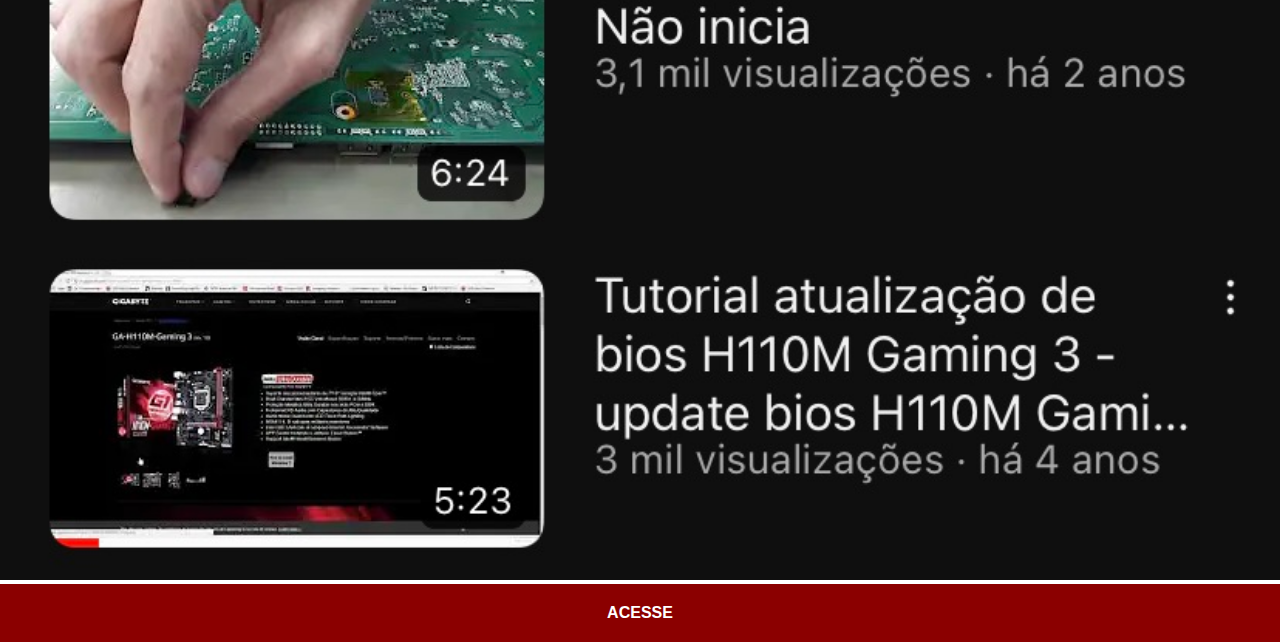
<file: youtube.html>
<!DOCTYPE html>
<html lang="pt-br">
<head>
    <meta charset="UTF-8">
    <meta http-equiv="X-UA-Compatible" content="IE=edge">
    <meta name="viewport" content="width=device-width, initial-scale=1.0">
    <title>Youtube</title>
    <link rel="stylesheet" href="estilos/social.css">

    
    <style>
        a.link1 {
            padding: 0px;
            margin: 0px;
        }
        
    </style>
</head>
<body>
    <img src="imagens/youtube.jpg" alt="">

    <a href="https://www.youtube.com/@rdkeletronica3395/videos" target="_blank">ACESSE</a>
</body>
</html>
</file>
<file: estilos/estilo.css>
@charset "UTF-8";

* {
    margin: 0px;
    padding: 0px;
    font-family: Arial, Helvetica, sans-serif;

}

html, body {
    height: 100vh;
    width: 100vw;
    background-color: black;
}

body {
    background: url('../imagens/redes\ sociais.jpg') no-repeat top center;
    background-size: cover;
    background-attachment: fixed;
  
    
}

main {
    position: relative;
    height: 100vh;
    
}

/*Edição da section onde ficará o telefone*/
section#telefone {
    position: absolute;
    top: 50%;
    left: 50%;
    transform: translate(-50%, -50%);
    height: 627px;
    width: 311px;
    background: url('../imagens/frame-iphone.png') no-repeat;
}

iframe#tela {
    position: relative;
    top: 80px;
    left: 22px;
    width: 267px;
    height: 471px;
}

/*Configuração dos botões*/
section#redes-sociais {
    text-align: right; /*Alinhamento*/
}

/*Configuração dos botões das redes sociais*/
section#redes-sociais img {
    width: 50px;
    /*height: 50px; - Colocar esse linha é opcional, pois alterando a largura, altera automaticamente a altura*/
    margin: 10px;
    border-radius: 50%; /*Essa função arredonda os cantos, nesse caso está arredondando os ícones*/
    box-shadow: 2px 2px 5px rgba(0, 0, 0, 0.548);
    box-sizing: border-box; /*Essa linha serve para que o border mova somente o ícone da rede social. Caso contrário irá movimentar todos os outros quando passar o mouse*/

}

section#redes-sociais img:hover {
    border: 2px solid rgba(255, 255, 255, 0.664);
    transform: translate(-3px, -3px); /*Para mexer no ícone.*/
    box-shadow: 5px 5px 10px rgba(0, 0, 0, 0.664);/*Sombra para o ícone após mover quand passa o mouse.*/
    transition: trasform 0.5s, border 1s;/*Linha que faz aparecer mais lento quando exibe a mudança do ícone, border 0.5s pra completar o círculo do ícone.*/
}
</file>
<file: estilos/social.css>
@charset "UTF-8";

* {
    margin: 00px;
    padding: 0px;
    font-family: Arial, Helvetica, sans-serif;
}

::-webkit-scrollbar {
    width: 0px;
    height: 0px;
}
img {
    width: 100vw;
}

a {
    display: block;
    background-color: darkred;
    color: white;
    padding: 20px;
    text-align: center;
    font-weight: bold;
    text-decoration: none;
}

a:hover {
    background-color: red;
}
</file>
